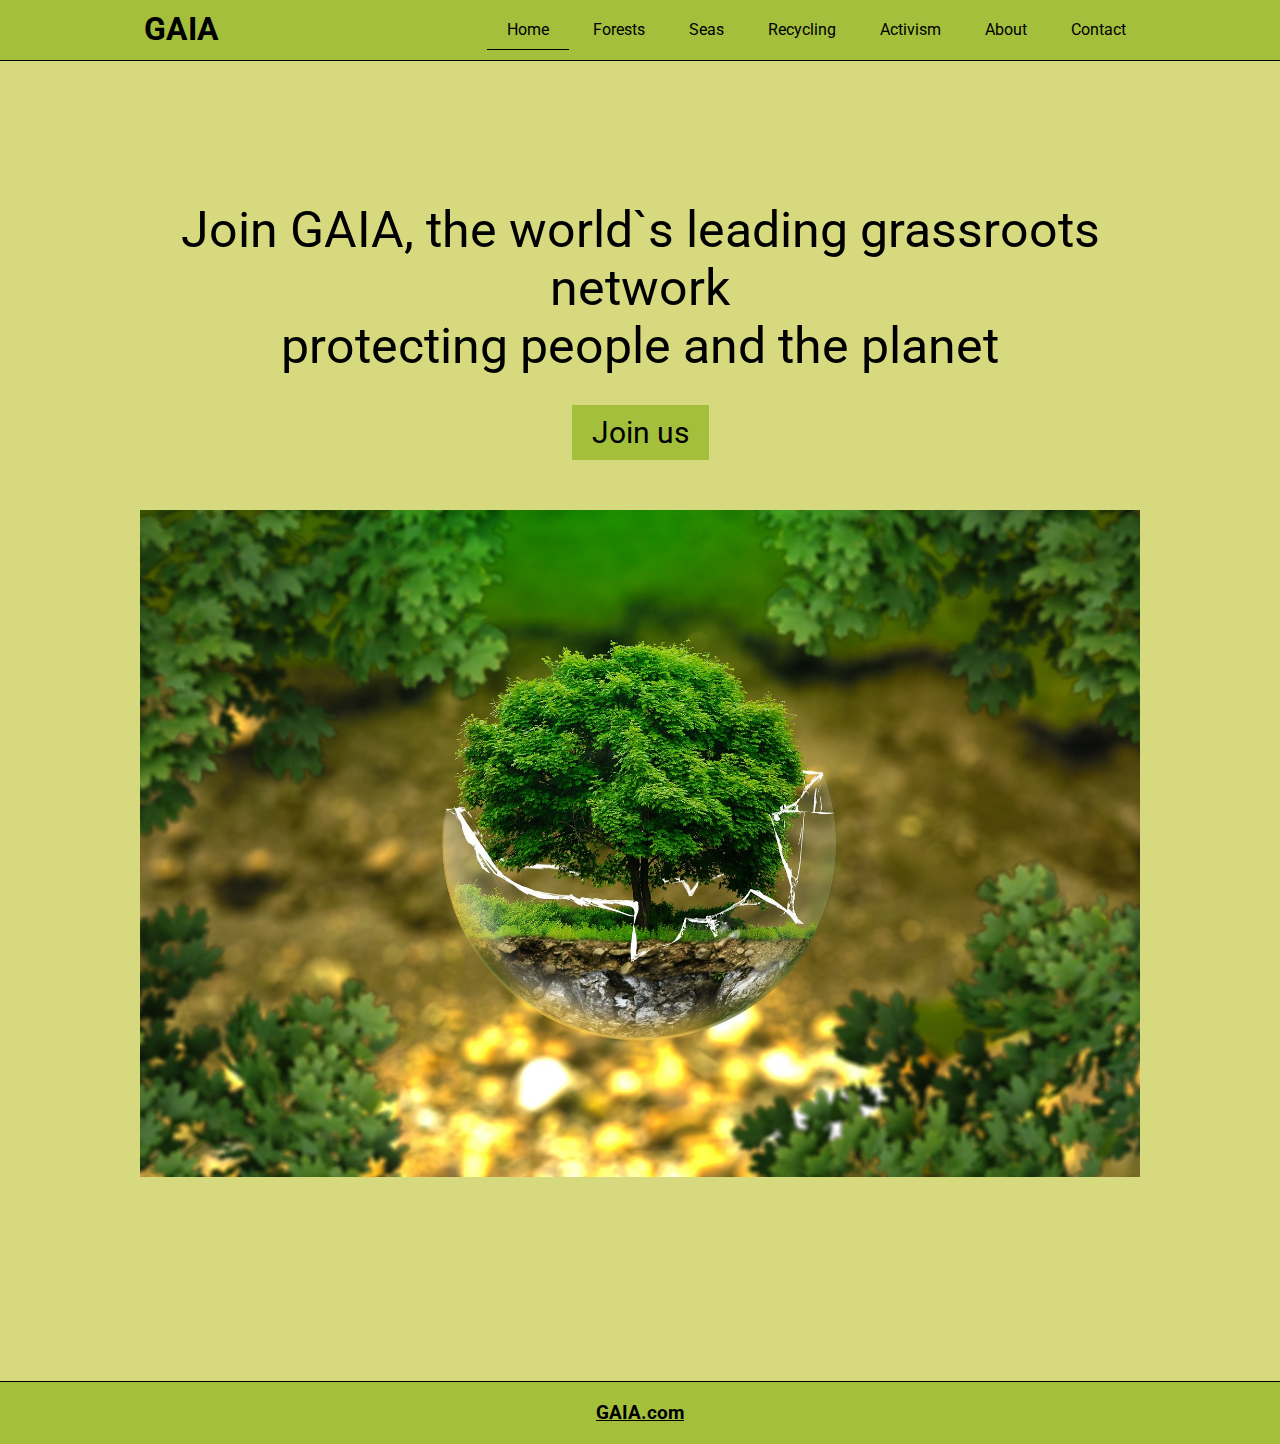
<file: index.html>
<!DOCTYPE html>
<html>
<head>
    <title>GAIA</title>
    <link rel="stylesheet" href="./css/style.css">
    <link rel="preconnect" href="https://fonts.googleapis.com">
    <link rel="preconnect" href="https://fonts.gstatic.com" crossorigin>
    <link href="https://fonts.googleapis.com/css2?family=Roboto:wght@400;900&display=swap" rel="stylesheet">

    <meta charset="UTF-8">
    <meta name="keywords" content="gaia, eco, activism">
    <meta name="description" content="Join GAIA, the world`s leading grassroots network protecting people and the planet">
</head>
<body>
    <div class="header">
        <a href="index.html"><h1>GAIA</h1></a>
        <ul>
            <a href="index.html" ><li class="selected">Home</li></a>
            <a href="forests.html"><li>Forests</li></a>
            <a href="seas.html"><li>Seas</li></a>
            <a href="recycling.html"><li>Recycling</li></a>
            <a href="activism.html"><li>Activism</li></a>
            <a href="about.html"><li>About</li></a>
            <a href="contact.html"><li>Contact</li></a>
        </ul>
    </div>
    <div class="body">
      <div class="body-container">
        <div class="body-block1">
          <div>
            <p>Join GAIA, the world`s leading grassroots <br>network<br>protecting people and the planet</p>
            <a href="#">Join us</a>
          </div>
          <div>
            <img src="img/index_img1.jpg" alt="tree image">
          </div>
        </div>
      </div>
      <div class="body-block2">
        <img src="img/index_img2.jpg" alt="image of mountains, forest and water">
      </div>
    </div>
    <div class="footer">
        <a href="index.html"><h3>GAIA.com</h3></a>
    </div>
</body>
</html>
</file>
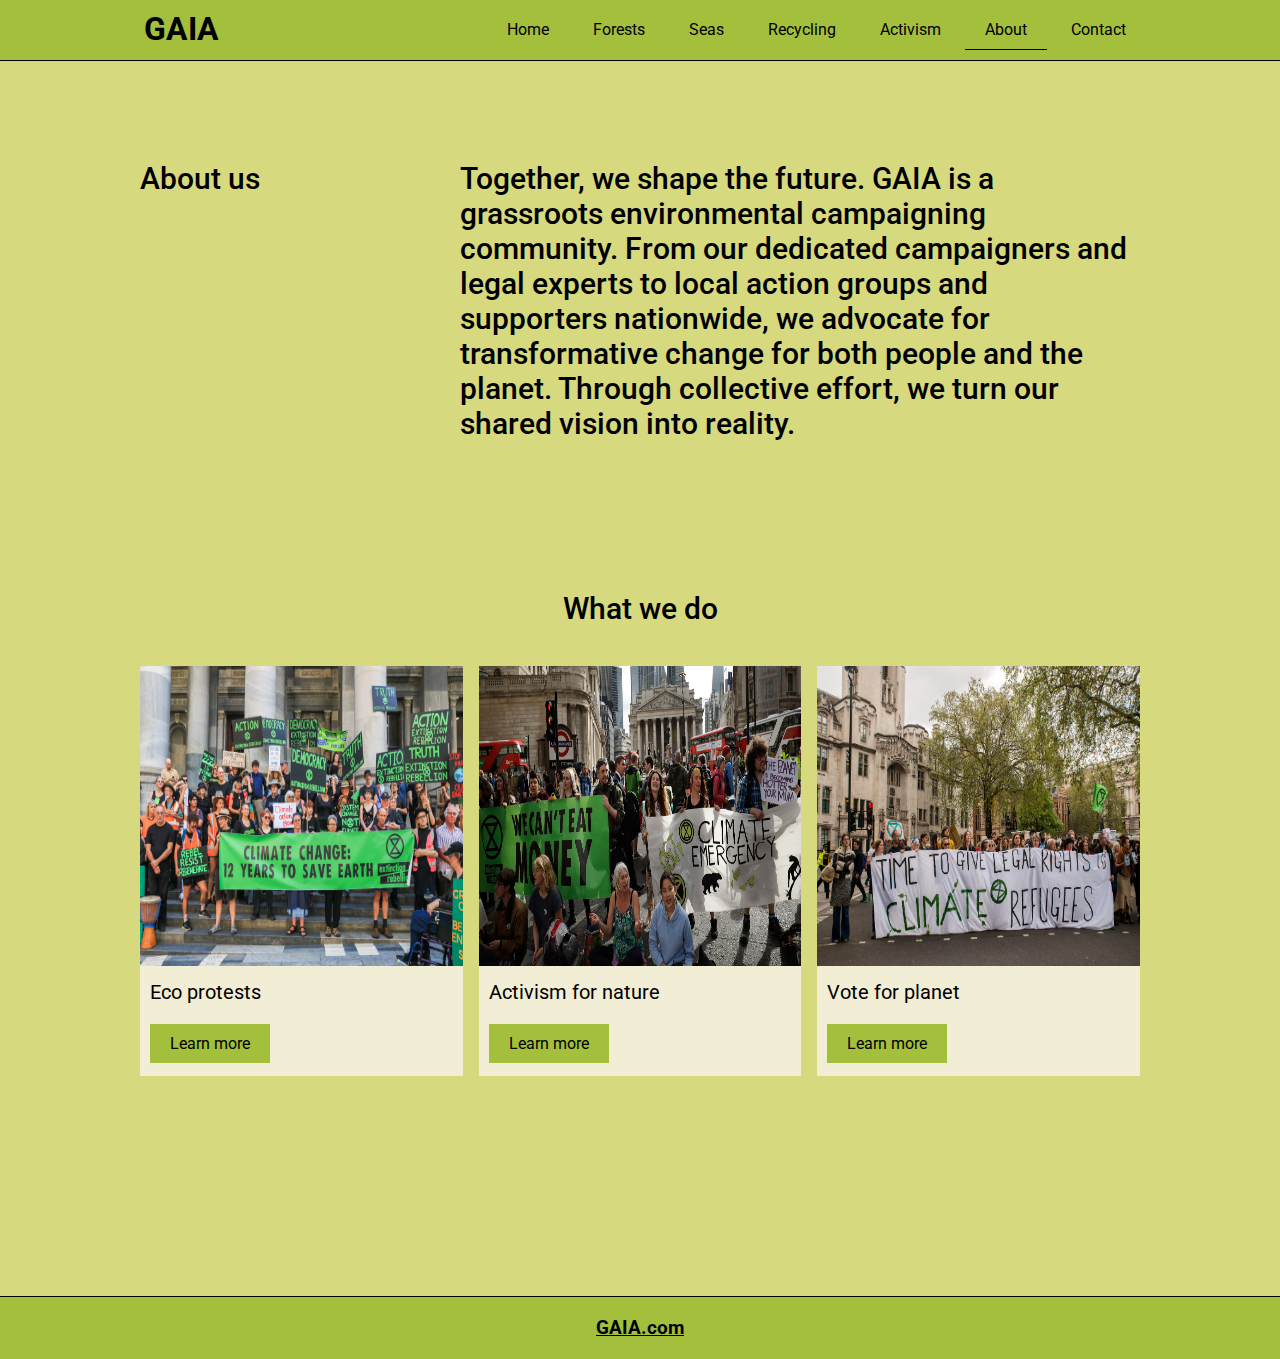
<file: about.html>
<!DOCTYPE html>
<html>
<head>
    <title>GAIA</title>
    <link rel="stylesheet" href="./css/style.css">
    <link rel="preconnect" href="https://fonts.googleapis.com">
    <link rel="preconnect" href="https://fonts.gstatic.com" crossorigin>
    <link href="https://fonts.googleapis.com/css2?family=Roboto:wght@400;900&display=swap" rel="stylesheet">

    <meta charset="UTF-8">
    <meta name="keywords" content="gaia, eco, activism">
    <meta name="description" content="Join GAIA, the world`s leading grassroots network protecting people and the planet">
</head>
<body>
    <div class="header">
        <a href="index.html"><h1>GAIA</h1></a>
        <ul>
            <a href="index.html" ><li>Home</li></a>
            <a href="forests.html"><li>Forests</li></a>
            <a href="seas.html"><li>Seas</li></a>
            <a href="recycling.html"><li>Recycling</li></a>
            <a href="activism.html"><li>Activism</li></a>
            <a href="about.html"><li class="selected">About</li></a>
            <a href="contact.html"><li>Contact</li></a>
        </ul>
    </div>
  <div class="body">
      <div class="body-container">
        <div class="aa-body-block1">
          <div><h2>About us</h2></div>
          <div><p>Together, we shape the future. GAIA is a grassroots environmental campaigning community. From our dedicated campaigners and legal experts to local action groups and supporters nationwide, we advocate for transformative change for both people and the planet. Through collective effort, we turn our shared vision into reality.</p></div>
        </div>
        <h3>What we do</h3>
        <div class="aa-body-block2">
          <div class="aa-body-block2-box">
            <img src="img/about_img1.jpg" alt="image of eco protest">
            <p>Eco protests</p>
            <a href="#">Learn more</a>
          </div>
          <div class="aa-body-block2-box">
            <img src="img/about_img2.jpg" alt="image of eco protest">
            <p>Activism for nature</p>
            <a href="#">Learn more</a>
          </div>
          <div class="aa-body-block2-box">
            <img src="img/about_img3.jpg" alt="image of eco protest">
            <p>Vote for planet</p>
            <a href="#">Learn more</a>
          </div>
        </div>
      </div>
  </div>
  <div class="footer">
      <a href="index.html"><h3>GAIA.com</h3></a>
  </div>
</body>
</html>
</file>
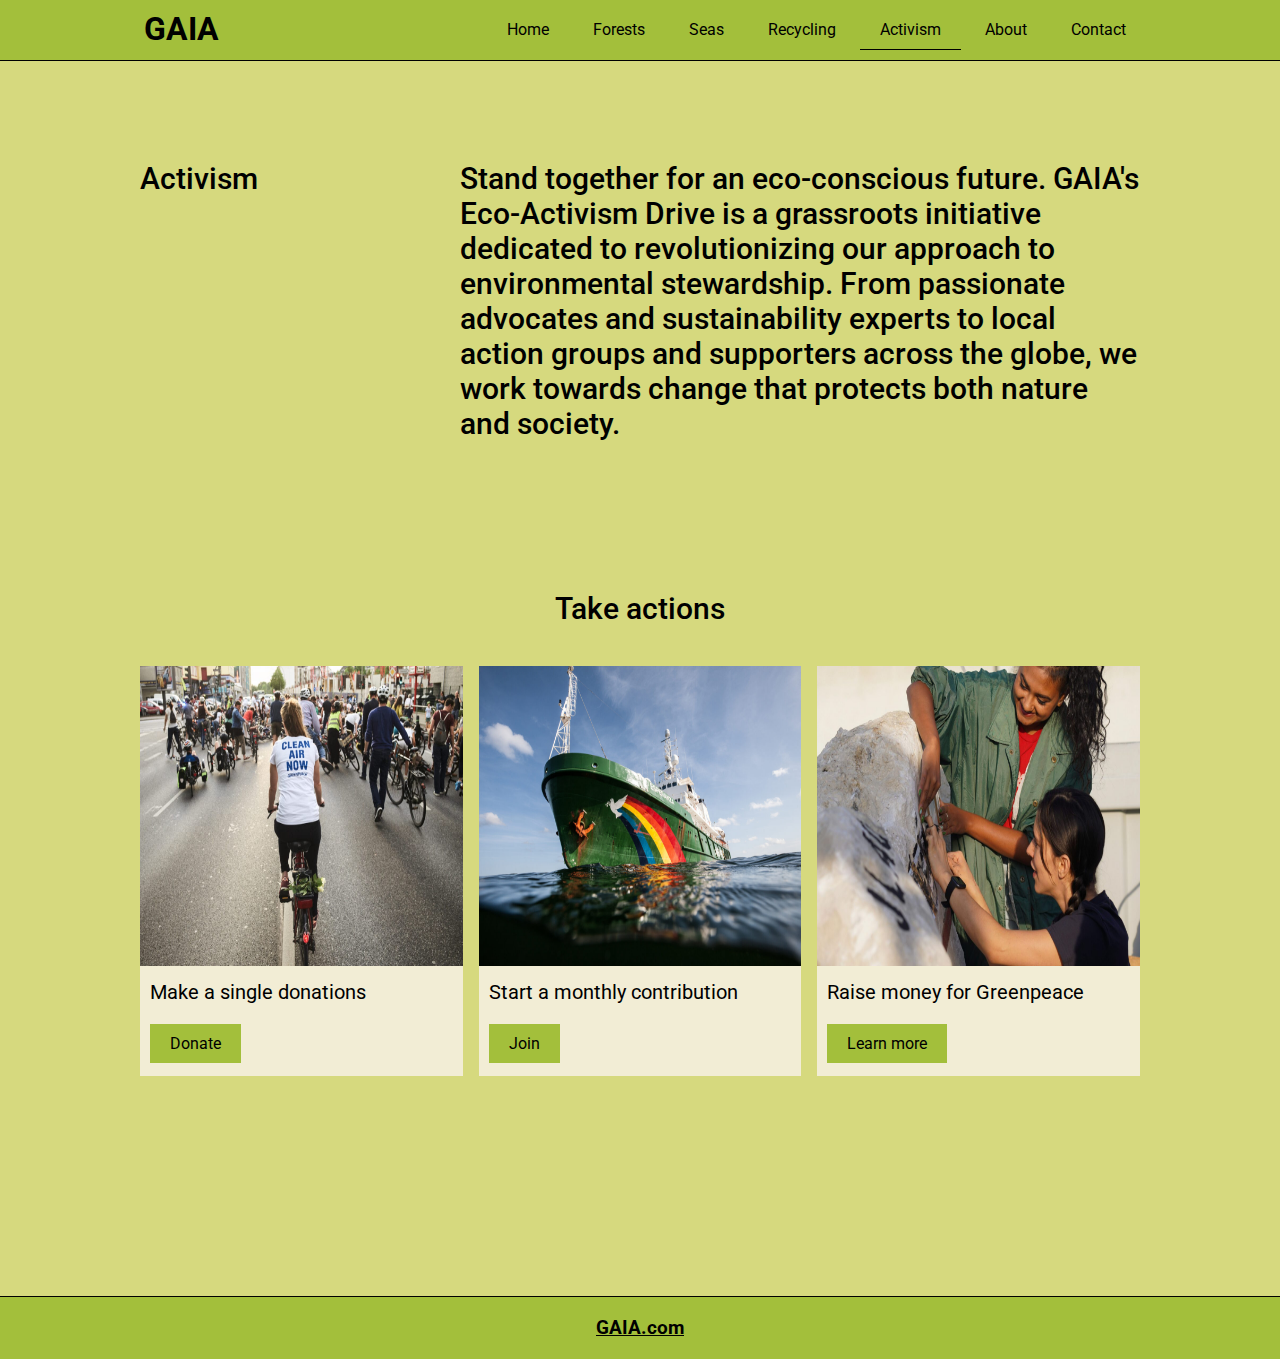
<file: activism.html>
<!DOCTYPE html>
<html>
<head>
    <title>GAIA</title>
    <link rel="stylesheet" href="./css/style.css">
    <link rel="preconnect" href="https://fonts.googleapis.com">
    <link rel="preconnect" href="https://fonts.gstatic.com" crossorigin>
    <link href="https://fonts.googleapis.com/css2?family=Roboto:wght@400;900&display=swap" rel="stylesheet">

    <meta charset="UTF-8">
    <meta name="keywords" content="gaia, eco, activism">
    <meta name="description" content="Join GAIA, the world`s leading grassroots network protecting people and the planet">
</head>
<body>
    <div class="header">
        <a href="index.html"><h1>GAIA</h1></a>
        <ul>
            <a href="index.html" ><li>Home</li></a>
            <a href="forests.html"><li>Forests</li></a>
            <a href="seas.html"><li>Seas</li></a>
            <a href="recycling.html"><li>Recycling</li></a>
            <a href="activism.html"><li class="selected">Activism</li></a>
            <a href="about.html"><li>About</li></a>
            <a href="contact.html"><li>Contact</li></a>
        </ul>
    </div>
    <div class="body">
        <div class="body-container">
          <div class="aa-body-block1">
            <div><h2>Activism</h2></div>
            <div><p>Stand together for an eco-conscious future. GAIA's Eco-Activism Drive is a grassroots initiative dedicated to revolutionizing our approach to environmental stewardship. From passionate advocates and sustainability experts to local action groups and supporters across the globe, we work towards change that protects both nature and society.</p></div>
          </div>
          <h3>Take actions</h3>
          <div class="aa-body-block2">
            <div class="aa-body-block2-box">
              <img src="img/activism_img1.jpg" alt="image of woman on bicycle">
              <p>Make a single donations</p>
              <a href="#">Donate</a>
            </div>
            <div class="aa-body-block2-box">
              <img src="img/activism_img2.jpg" alt="image of ship">
              <p>Start a monthly contribution</p>
              <a href="#">Join</a>
            </div>
            <div class="aa-body-block2-box">
              <img src="img/activism_img3.jpg" alt="image of two women on bicycle">
              <p>Raise money for Greenpeace</p>
              <a href="#">Learn more</a>
            </div>
          </div>
        </div>
    </div>
    <div class="footer">
        <a href="index.html"><h3>GAIA.com</h3></a>
    </div>
</body>
</html>
</file>
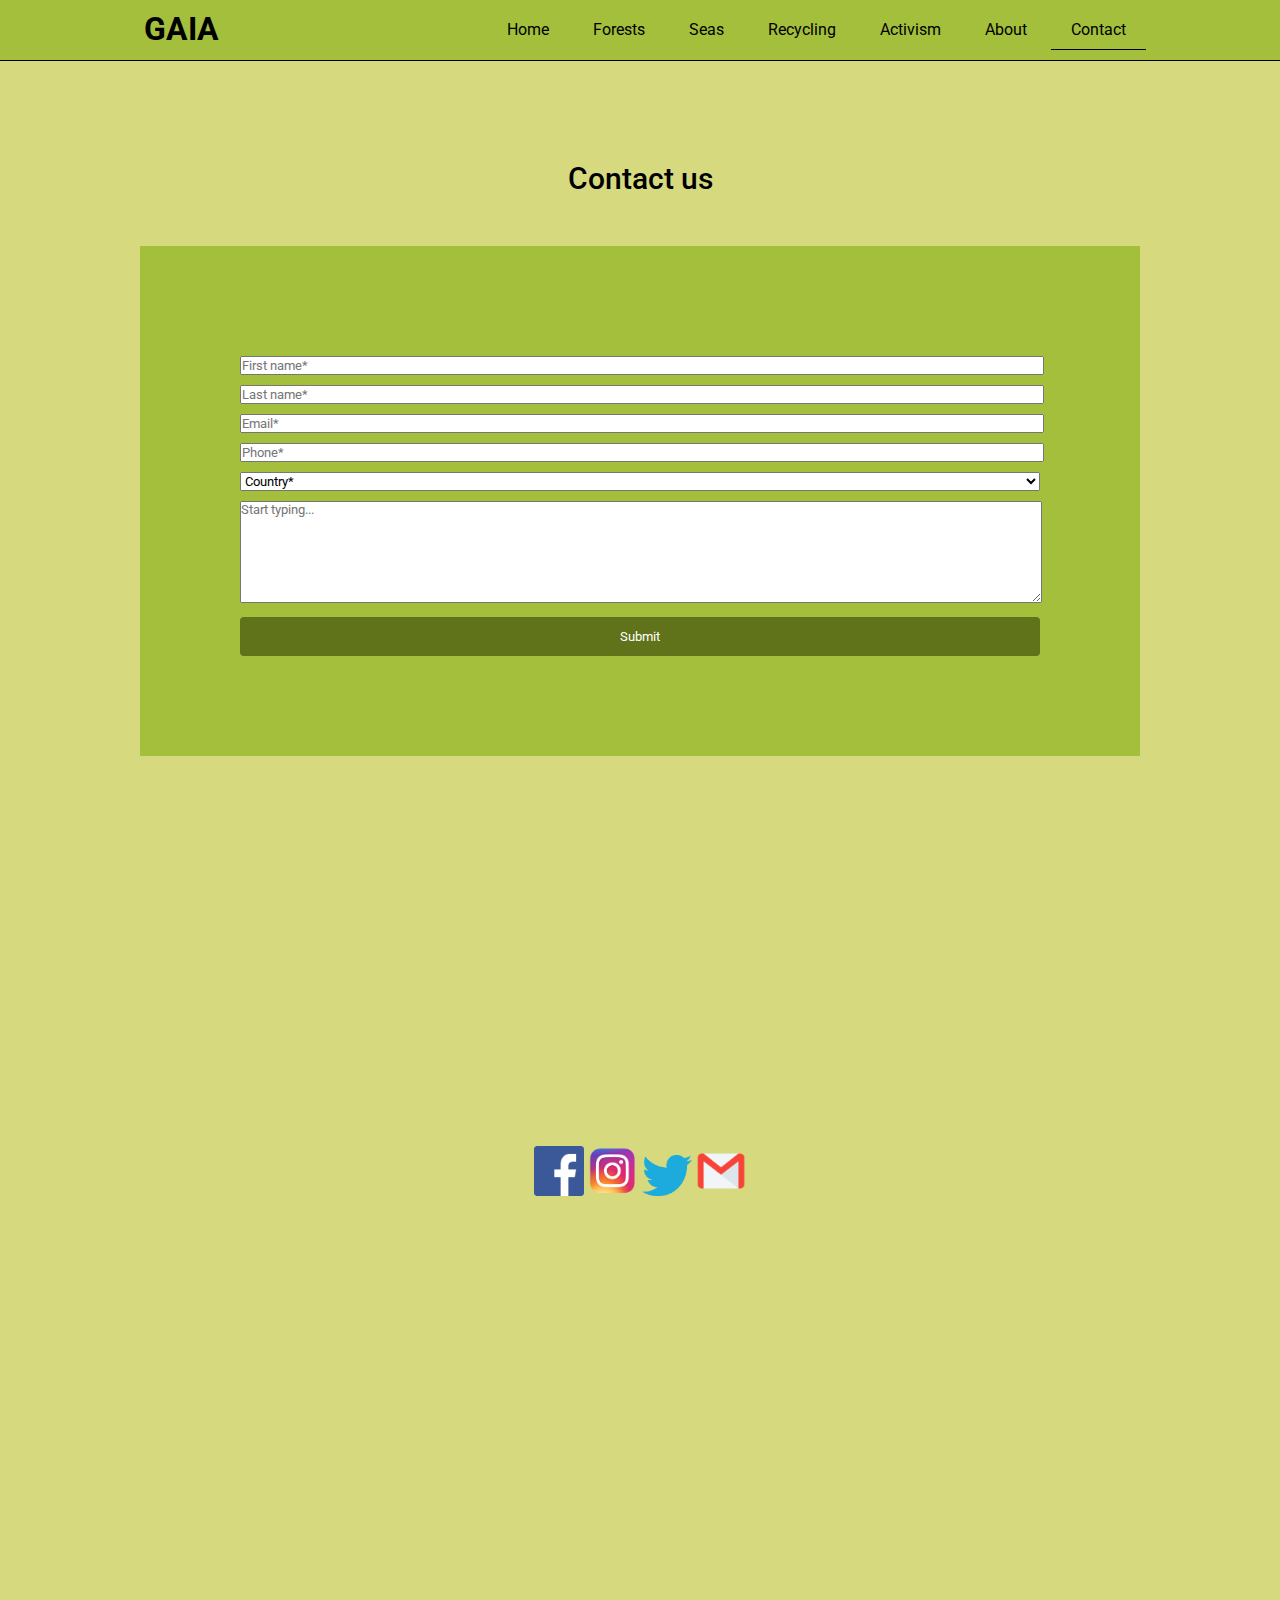
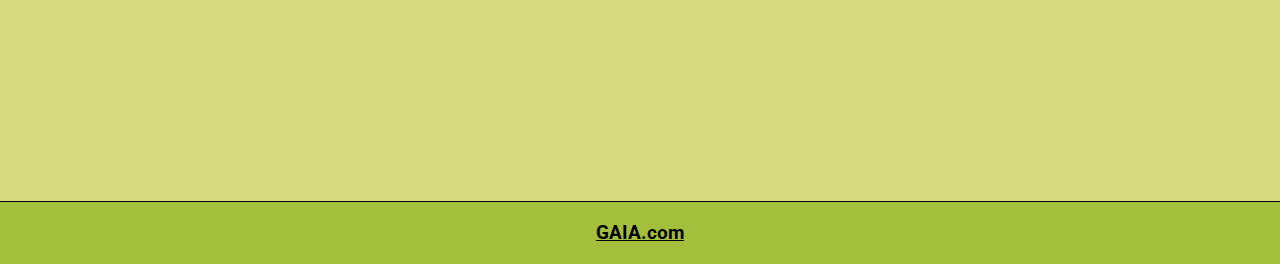
<file: contact.html>
<!DOCTYPE html>
<html>
<head>
    <title>GAIA</title>
    <link rel="stylesheet" href="./css/style.css">
    <link rel="preconnect" href="https://fonts.googleapis.com">
    <link rel="preconnect" href="https://fonts.gstatic.com" crossorigin>
    <link href="https://fonts.googleapis.com/css2?family=Roboto:wght@400;900&display=swap" rel="stylesheet">

    <meta charset="UTF-8">
    <meta name="keywords" content="gaia, eco, activism">
    <meta name="description" content="Join GAIA, the world`s leading grassroots network protecting people and the planet">
</head>
<body>
    <div class="header">
        <a href="index.html"><h1>GAIA</h1></a>
        <ul>
            <a href="index.html" ><li>Home</li></a>
            <a href="forests.html"><li>Forests</li></a>
            <a href="seas.html"><li>Seas</li></a>
            <a href="recycling.html"><li>Recycling</li></a>
            <a href="activism.html"><li>Activism</li></a>
            <a href="about.html"><li>About</li></a>
            <a href="contact.html"><li class="selected">Contact</li></a>
        </ul>
    </div>
      <div class="body">
      <div class="body-container">
        <div class="c-body-block1">
          <h2>Contact us</h2>
          <div class="contact-container">
            <form>
              <input class="contact-container-text1" type="text" placeholder="First name*">
              <input class="contact-container-text1" type="text" placeholder="Last name*">
              <input class="contact-container-text2" type="text" placeholder="Email*">
              <input class="contact-container-text2" type="text" placeholder="Phone*">
              <br>
              <select class="contact-container-text3">
                <option>Country*</option>
                <option>UK</option>
                <option>Australia</option>
                <option>USA</option>
                <option>Canada</option>
              </select>
              <br>
              <textarea class="contact-container-text4" placeholder="Start typing..."></textarea>
              <br>
              <input type="submit" value="Submit">
            </form>
          </div>
          <div class=c-links>
            <a href="https://www.facebook.com/" target="_blank"><img src="./img/facebook.png" alt="Facebook logo"></a>
            <a href="https://www.instagram.com/" target="_blank"><img src="./img/instagram.png" alt="Instagram logo"></a>
            <a href="https://www.twitter.com/" target="_blank"><img src="./img/twitter.png" alt="Twitter logo"></a>
            <a href="mailto:ec2217811@edinburghcollege.ac.uk" target="_blank"><img src="./img/email.png" alt="Email logo"></a>
          </div>

          <iframe class="gmap" src="https://www.google.com/maps/embed?pb=!1m18!1m12!1m3!1d71503.07143210972!2d-3.2053387499999997!3d55.94120834999999!2m3!1f0!2f0!3f0!3m2!1i1024!2i768!4f13.1!3m3!1m2!1s0x4887b800a5982623%3A0x64f2147b7ce71727!2sEdinburgh!5e0!3m2!1sen!2suk!4v1702574413741!5m2!1sen!2suk" width="600" height="450" style="border:0;" allowfullscreen="" loading="lazy" referrerpolicy="no-referrer-when-downgrade"></iframe>
          
        </div>
      </div>
    </div>
    <div class="footer">
        <a href="index.html"><h3>GAIA.com</h3></a>
    </div>
</body>
</html>
</file>
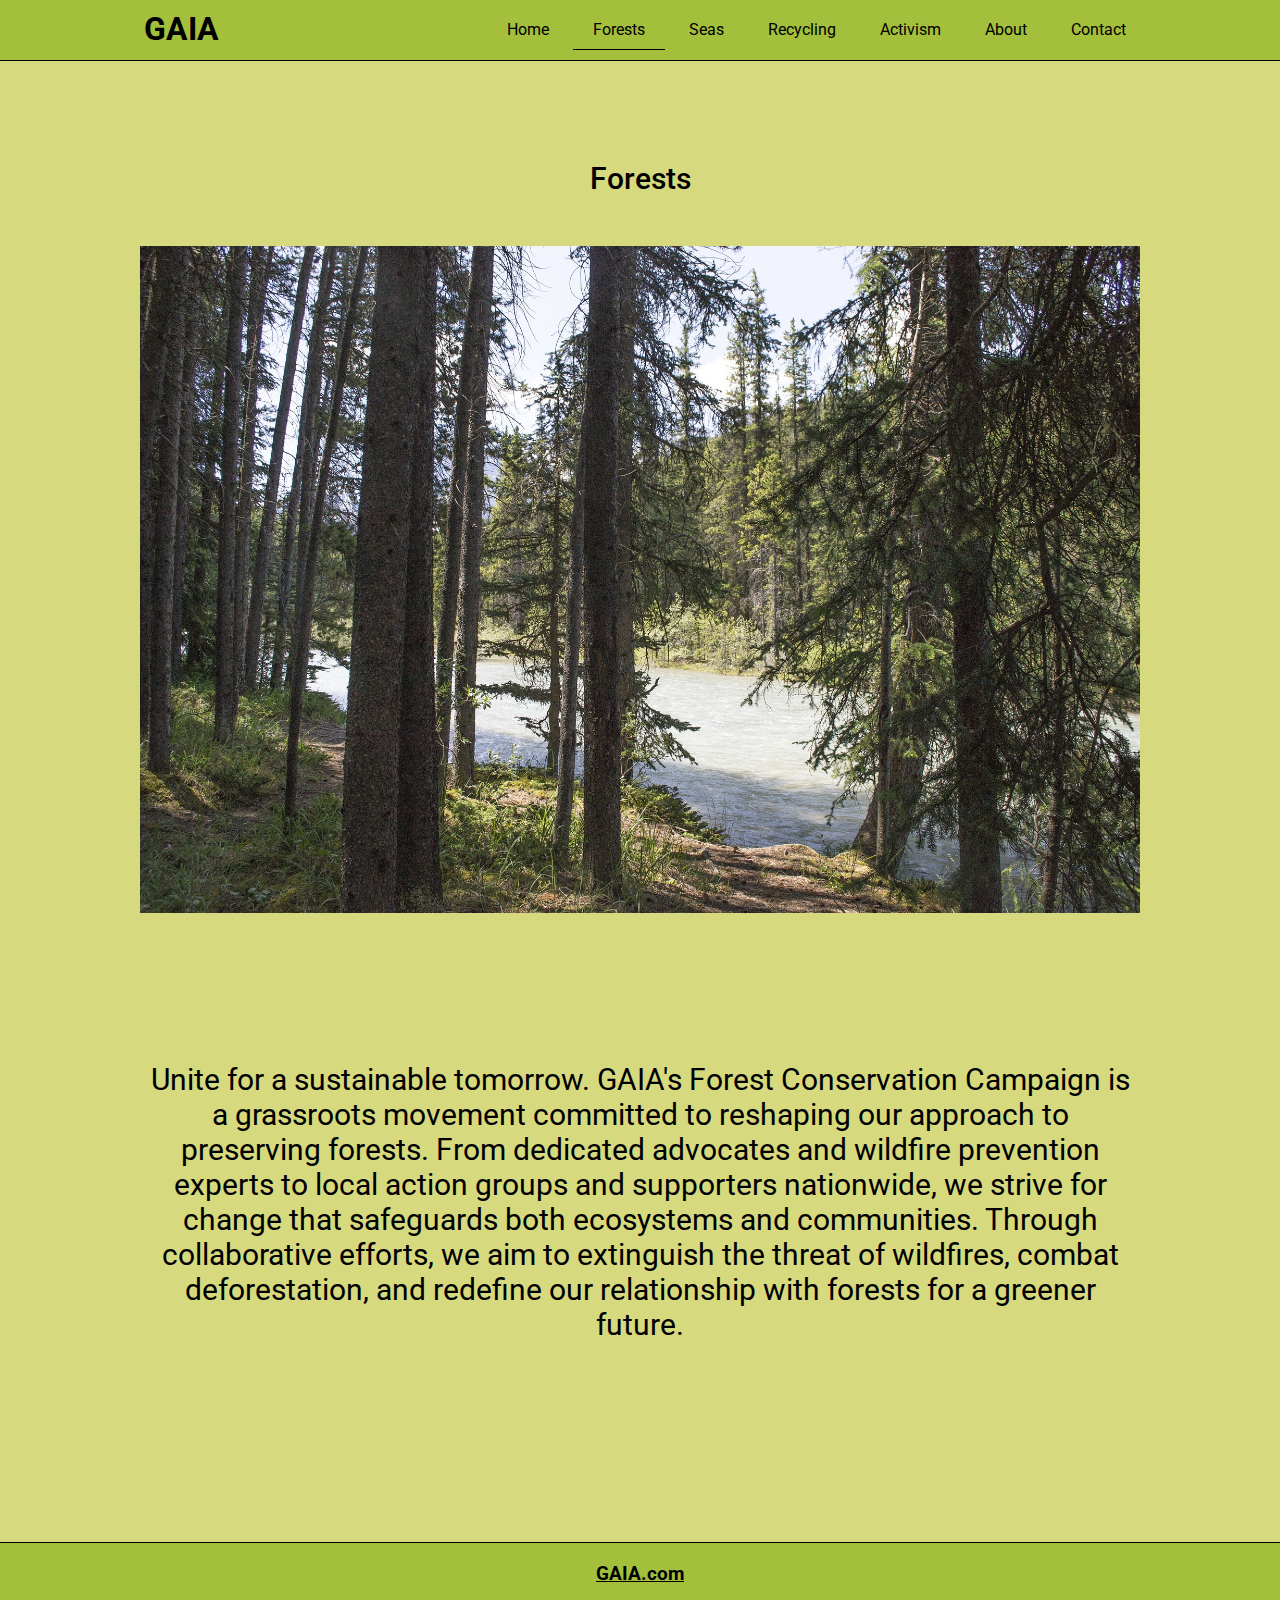
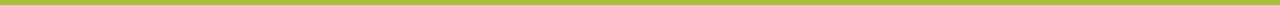
<file: forests.html>
<!DOCTYPE html>
<html>
<head>
    <title>GAIA</title>
    <link rel="stylesheet" href="./css/style.css">
    <link rel="preconnect" href="https://fonts.googleapis.com">
    <link rel="preconnect" href="https://fonts.gstatic.com" crossorigin>
    <link href="https://fonts.googleapis.com/css2?family=Roboto:wght@400;900&display=swap" rel="stylesheet">

    <meta charset="UTF-8">
    <meta name="keywords" content="gaia, eco, activism">
    <meta name="description" content="Join GAIA, the world`s leading grassroots network protecting people and the planet">
</head>
<body>
    <div class="header">
        <a href="index.html"><h1>GAIA</h1></a>
        <ul>
            <a href="index.html" ><li>Home</li></a>
            <a href="forests.html"><li class="selected">Forests</li></a>
            <a href="seas.html"><li>Seas</li></a>
            <a href="recycling.html"><li>Recycling</li></a>
            <a href="activism.html"><li>Activism</li></a>
            <a href="about.html"><li>About</li></a>
            <a href="contact.html"><li>Contact</li></a>
        </ul>
    </div>
    <div class="body">
        <div class="body-container">
          <div class="fsr-body-block1">
            <div>
              <h2>Forests</h2>
              <img src="img/forests_img1.jpg" alt="image of forest">
            </div>
            <div>
              <p class="txt">Unite for a sustainable tomorrow. GAIA's Forest Conservation Campaign is a grassroots movement committed to reshaping our approach to preserving forests. From dedicated advocates and wildfire prevention experts to local action groups and supporters nationwide, we strive for change that safeguards both ecosystems and communities. Through collaborative efforts, we aim to extinguish the threat of wildfires, combat deforestation, and redefine our relationship with forests for a greener future.</p>
            </div>
          </div>
        </div>
      <div class="fsr-body-block2">
        <img src="img/forests_img2.jpg" alt="image of forest">
      </div>
    </div>
    <div class="footer">
        <a href="index.html"><h3>GAIA.com</h3></a>
    </div>
</body>
</html>
</file>
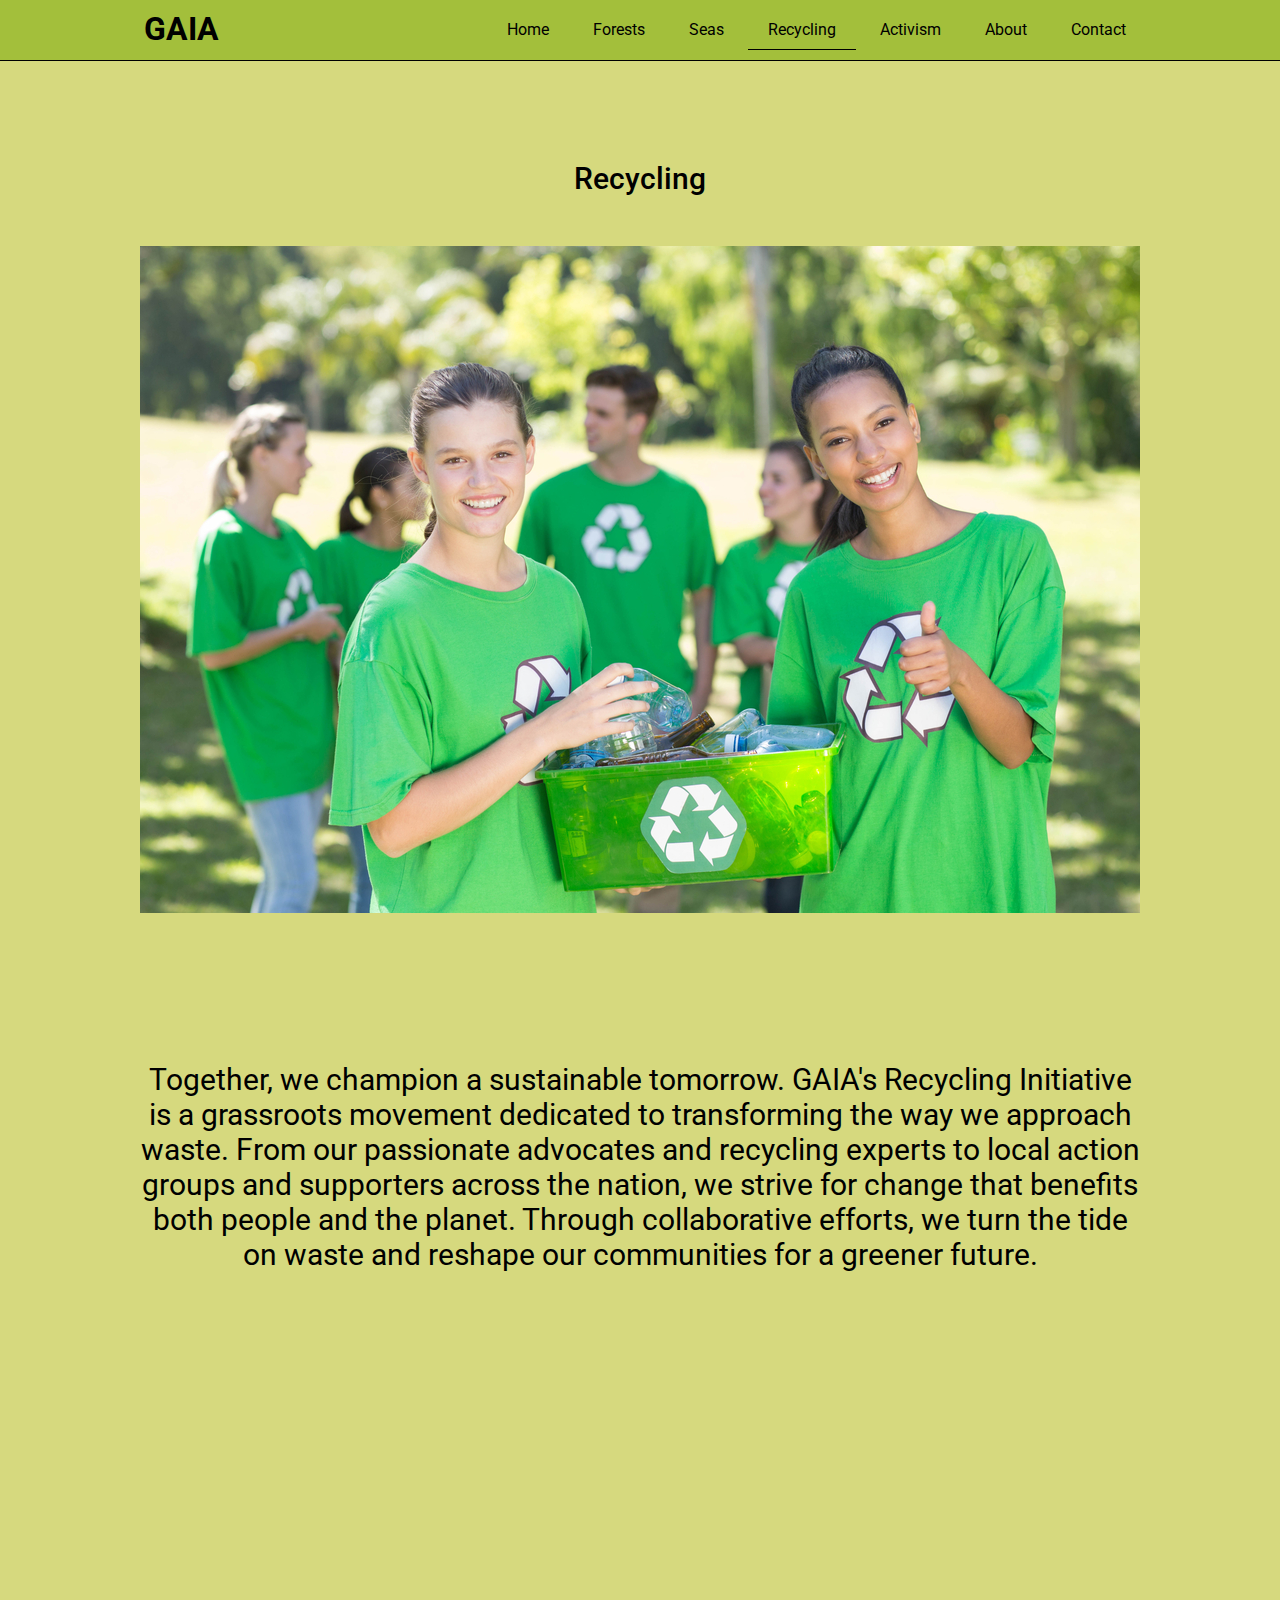
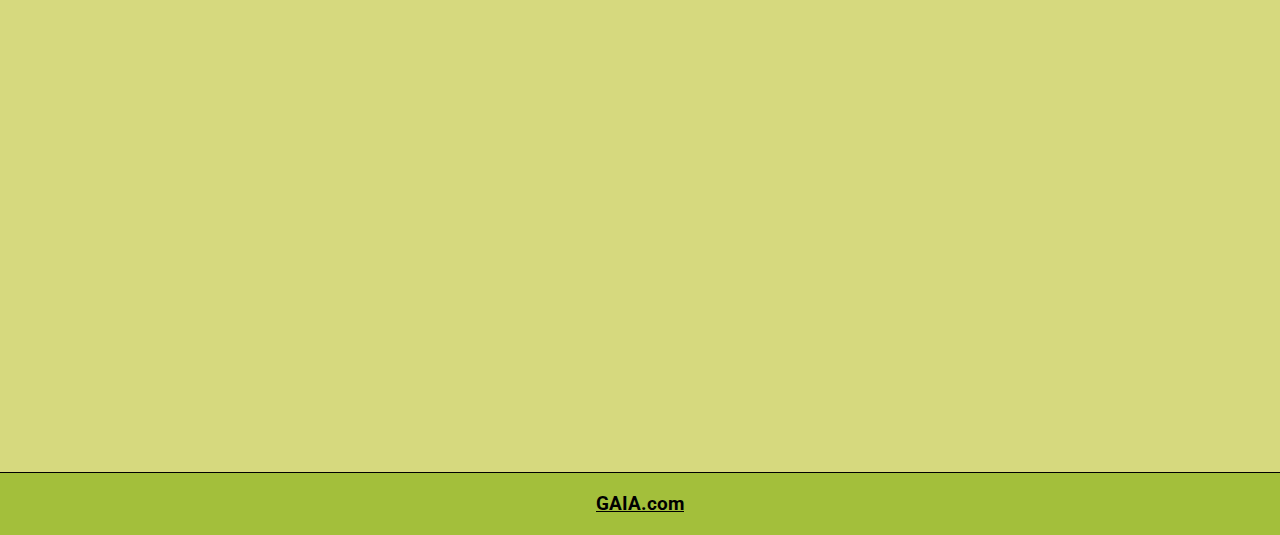
<file: recycling.html>
<!DOCTYPE html>
<html>
<head>
    <title>GAIA</title>
    <link rel="stylesheet" href="./css/style.css">
    <link rel="preconnect" href="https://fonts.googleapis.com">
    <link rel="preconnect" href="https://fonts.gstatic.com" crossorigin>
    <link href="https://fonts.googleapis.com/css2?family=Roboto:wght@400;900&display=swap" rel="stylesheet">

    <meta charset="UTF-8">
    <meta name="keywords" content="gaia, eco, activism">
    <meta name="description" content="Join GAIA, the world`s leading grassroots network protecting people and the planet">
</head>
<body>
    <div class="header">
        <a href="index.html"><h1>GAIA</h1></a>
        <ul>
            <a href="index.html" ><li>Home</li></a>
            <a href="forests.html"><li>Forests</li></a>
            <a href="seas.html"><li>Seas</li></a>
            <a href="recycling.html"><li class="selected">Recycling</li></a>
            <a href="activism.html"><li>Activism</li></a>
            <a href="about.html"><li>About</li></a>
            <a href="contact.html"><li>Contact</li></a>
        </ul>
    </div>
  <div class="body">
      <div class="body-container">
        <div class="fsr-body-block1">
          <div>
            <h2>Recycling</h2>
            <img src="img/recycling_img1.jpg" alt="image of girls doing recycling">
          </div>
          <div>
            <p>Together, we champion a sustainable tomorrow. GAIA's Recycling Initiative is a grassroots movement dedicated to transforming the way we approach waste. From our passionate advocates and recycling experts to local action groups and supporters across the nation, we strive for change that benefits both people and the planet. Through collaborative efforts, we turn the tide on waste and reshape our communities for a greener future.
</p>
          </div>
        </div>
      </div>
      <div class="fsr-body-block2">
        <img src="img/recycling_img2.jpg" alt="image of woman doing recycling">
      </div>

      <iframe class="video" width="100%" height="1000" src="https://www.youtube.com/embed/b7GMpjx2jDQ?si=xh3UcnttqhsP7jxY" title="YouTube video player" frameborder="0" allow="accelerometer; autoplay; clipboard-write; encrypted-media; gyroscope; picture-in-picture; web-share" allowfullscreen></iframe>
    
  </div>
    <div class="footer">
        <a href="index.html"><h3>GAIA.com</h3></a>
    </div>
</body>
</html>
</file>
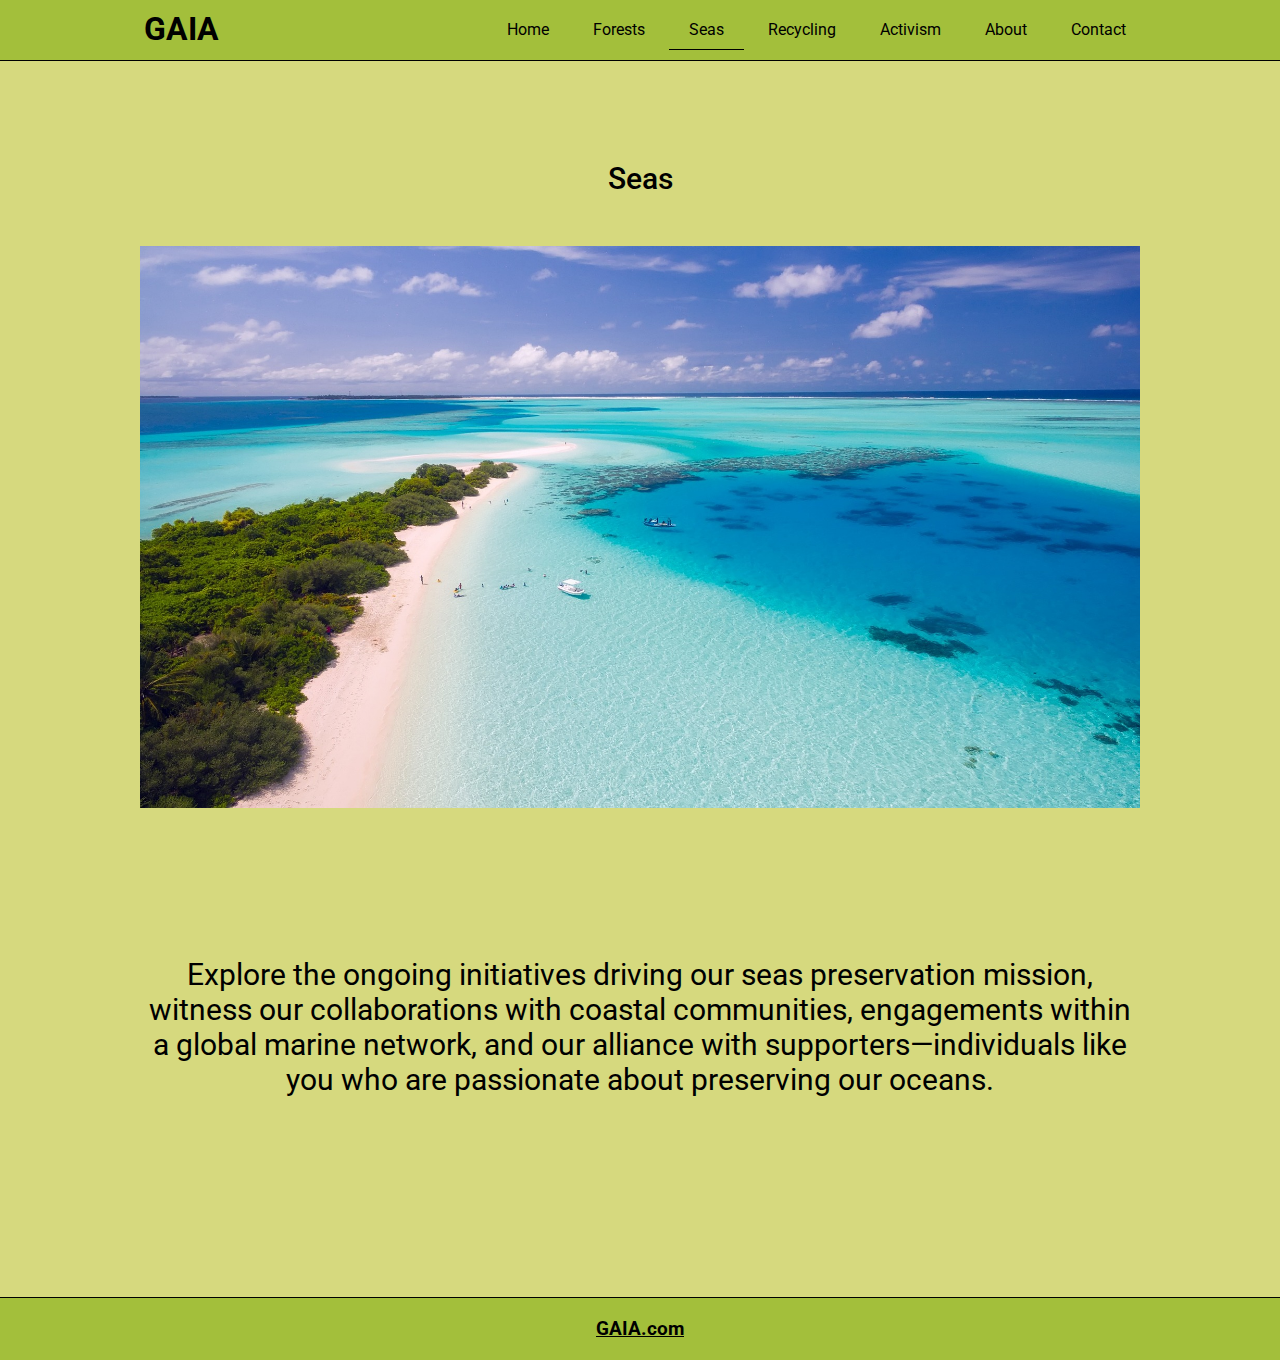
<file: seas.html>
<!DOCTYPE html>
<html>
<head>
    <title>GAIA</title>
    <link rel="stylesheet" href="./css/style.css">
    <link rel="preconnect" href="https://fonts.googleapis.com">
    <link rel="preconnect" href="https://fonts.gstatic.com" crossorigin>
    <link href="https://fonts.googleapis.com/css2?family=Roboto:wght@400;900&display=swap" rel="stylesheet">

    <meta charset="UTF-8">
    <meta name="keywords" content="gaia, eco, activism">
    <meta name="description" content="Join GAIA, the world`s leading grassroots network protecting people and the planet">
</head>
<body>
    <div class="header">
        <a href="index.html"><h1>GAIA</h1></a>
        <ul>
            <a href="index.html" ><li>Home</li></a>
            <a href="forests.html"><li>Forests</li></a>
            <a href="seas.html"><li class="selected">Seas</li></a>
            <a href="recycling.html"><li>Recycling</li></a>
            <a href="activism.html"><li>Activism</li></a>
            <a href="about.html"><li>About</li></a>
            <a href="contact.html"><li>Contact</li></a>
        </ul>
    </div>
    <div class="body">
        <div class="body-container">
          <div class="fsr-body-block1">
            <div>
              <h2>Seas</h2>
              <img src="img/seas_img1.jpg" alt="picture of the sea">
            </div>
            <div>
              <p>Explore the ongoing initiatives driving our seas preservation mission, witness our collaborations with coastal communities, engagements within a global marine network, and our alliance with supporters—individuals like you who are passionate about preserving our oceans.
</p>
            </div>
          </div>
        </div>
    </div>
    <div class="fsr-body-block2">
      <img src="img/seas_img2.jpg" alt="picture of the sea and birds">
    </div>
    <div class="footer">
        <a href="index.html"><h3>GAIA.com</h3></a>
    </div>
</body>
</html>
</file>
<file: css/style.css>
/* Color Theme Swatches in Hex */
.hand-holding-tree-on-blur-green-nature-background.-concept-eco-earth-day-1-hex { color: #60731A; }
.hand-holding-tree-on-blur-green-nature-background.-concept-eco-earth-day-2-hex { color: #A3BF3B; }
.hand-holding-tree-on-blur-green-nature-background.-concept-eco-earth-day-3-hex { color: #D6D97E; }
.hand-holding-tree-on-blur-green-nature-background.-concept-eco-earth-day-4-hex { color: #F2EDD5; }
* {
  padding: 0;
  margin: 0;
  font-family: 'Roboto', sans-serif;
  text-decoration: none;
  color: #000;
}
/* ===================================Navbar========================================== */
.header {
  padding: 10px;
  display: flex;
  border-bottom: 1px solid #000;
  justify-content:space-around;
  background-color: #A3BF3B;
  width: 100%;
  box-sizing: border-box;
}
.header h1 {
  padding: 0 10px;
  margin: 0 10px 0 0; /* Updated margin property */
}
ul li {
  display: inline-block;
  padding: 10px 20px;
  border-bottom: solid 1px transparent;
}
ul li:hover {
  border-bottom: solid 1px #000;
}
.selected {
  border-bottom: solid 1px #000;
}
/* ===================================Index========================================== */
.body {
  background-color: #D6D97E;
  width: 100%;
}
.body-container {
  width: 1400px;
  margin: 0 auto;
}
.body img {
  width: 100%;
  height: 100%;
}
.body-block1 {
  column-count: 2;
  padding: 100px 0 200px 0;
}
.body-block1 p {
  font-size: 30px;
  margin: 40px 0;
}
.body-block1 img{
  width: 700px;
}
.body-block1 a{
  padding:10px 20px;
  background-color: #A3BF3B;
  font-size: 20px;
}
.body-block1 a:hover{
  color: #fff;
  background-color: #60731A;
}
.body-block2 {
  background-color: #60731A;
}
.body-block2 img{
  display: block;
  width: 1400px;
  margin: 0 auto;
}
/* ===================================Forest-Seas-Recycling========================================== */
.fsr-body-block1 {
  column-count: 2;
  padding: 100px 0 200px 0;
}
.fsr-body-block1 h2{
  font-size: 30px;
  margin-bottom: 50px;
  font-weight: 500;
}
.fsr-body-block1 p{
  font-size: 30px;
  padding-left: 100px;
}
.fsr-body-block2 {
  background-color: #60731A;
}
.fsr-body-block2 img{
  display: block;
  width: 1400px;
  margin: 0 auto;
}
.video {
  display: block;
  margin: 0 auto;
  width: 1400px;
  height: 600px;
}
/* ===================================Activism-About========================================== */
.aa-body-block1 {
  display: flex;
  padding: 100px 0 100px 0;
}
.aa-body-block1 h2{
  font-size: 30px;
  font-weight: 500;
  width: 120px;
  margin-right: 200px;
}
.aa-body-block1 p{
  font-size: 30px;
  margin-bottom: 50px;
  font-weight: 500;
}
.aa-body-block2 {
  column-count: 3;
  padding: 40px 0 131px 0;
}
.body-container h3{
  font-size: 30px;
  font-weight: 500;
  text-align: center;
}
.aa-body-block2-box {
  background-color: #F2EDD5;
  height: 410px;
}
.aa-body-block2-box img{
  width: 100%;
  height: 300px;
}
.aa-body-block2-box p {
  font-size: 20px;
  padding: 10px;
  margin-bottom: 20px;
}
.aa-body-block2-box a {
  padding: 10px 20px;
  background-color: #A3BF3B;
  margin: 10px;
}
/* ===================================Contact========================================== */
.c-body-block1 {
  padding: 100px 0 167px 0;
  width: 100%;
}
.c-body-block1 h2{
  font-size: 30px;
  margin-bottom: 50px;
  font-weight: 500;
}
.contact-container {
  background-color: #A3BF3B;
  padding: 100px;
  text-align: center;
  box-sizing: border-box;
}
.contact-container-text1 {
  width: 496px;
  text-decoration: none;
}
.contact-container-text2 {
  width: 1000px;
  margin-top: 10px;
  text-decoration: none;
}
.contact-container-text3 {
  width: 1005px;
  margin-top: 10px;
  text-decoration: none;
}
.contact-container-text4 {
  width: 1000px;
  height: 100px;
  margin-top: 10px;
  text-decoration: none;
}
input[type=submit] {
  background-color: #60731A;
  color: white;
  padding: 12px 20px;
  border: none;
  border-radius: 4px;
  cursor: pointer;
  margin-top: 10px;
  margin-left: -920px;
}
.c-links {
  padding-top: 20px;
  text-align: center;
}
.c-links img {
  width: 50px;
}
.gmap {
  margin-top: 50px;
  width: 100%;
}
/* ===================================Footer========================================== */
.footer {
  background-color: #A3BF3B;
  border-top: 1px solid #000;
  width: 100%;
}

.footer h3 {
  text-align: center;
  padding: 20px;
  text-decoration: underline;
}
/* ===================================Responsive-Website-1400========================================== */
@media screen and (max-width: 1400px) {
  /* index */
  .body-container {
    width: 1000px;
    margin: 0 auto;
  }
  .body-block1 {
    column-count: 1;
    padding: 100px 0 200px 0;
    text-align: center;
  }
  .body-block1 p {
    font-size: 50px;
  }
  .body-block1 a {
    font-size: 30px;
  }
  .body-block1 img{
    margin-top: 60px;
    width: 100%;
  }
  .body-block2 img{
    display:none;
    width: 1400px;
    margin: 0 auto;
  }
  
  /* fsr */
  .fsr-body-block1 {
    column-count: 1;
    padding: 100px 0 200px 0;
    text-align: center;
  }
  .fsr-body-block1 h2{
    font-size: 30px;
    margin-bottom: 50px;
    font-weight: 500;
  }
  .fsr-body-block1 p{
    margin-top: 145px;
    font-size: 30px;
    padding: 0;
  }
  .fsr-body-block2 img{
    display: none;
    width: 1400px;
    margin: 0 auto;
  }
  .video {
    display: block;
    margin: 0 auto;
    width: 1000px;
    height: 600px;
  }
  /* aa */
  .aa-body-block2 {
    padding-bottom: 220px;
  }
  /* contact */
  .c-body-block1 h2 {
    text-align: center;
  }
  .contact-container-text1 {
    margin-top: 10px;
  }
  .contact-container form input{
    width: 100%;
  }
  .contact-container form textarea{
    width: 100%;
  }
  .contact-container form select{
    width: 100%;
  }
  input[type=submit] {
    margin-top: 10px;
    margin-left: 0px;
  }
  .contact-container {
    margin-bottom: 370px;
  }
  .gmap {
    margin-top: 30px;
    width: 100%;
    height: 400px;
  }
}
/* ===================================Responsive-Website-1000========================================== */
@media screen and (max-width: 1000px) {
  /* index */
  .body-container {
    width: 100%;
    margin: 0 auto;
  }
  .body-block1 {
    column-count: 1;
    padding: 100px 0 200px 0;
  }
  .body-block1 img{
    width: 100%;
    
  }
  .body-block2 img{
    display:block;
    width: 800px;
    margin: 0 auto;
    padding: 100px;
  }
  .fsr-body-block1 div p {
    padding-top: 200px;
    font-size: 40px;
    width: 700px;
    margin: 0 auto 420px;
  }
  /* aa */
  .aa-body-block1 {
    display: flex;
    flex-direction: column; 
    align-items: center; 
  }
  .aa-body-block1 p {
    text-align: center;
  }
  .aa-body-block1 h2 {
    font-size: 60px;
    text-align: center;
    margin-bottom: 100px;
  }
  .aa-body-block2 {
    column-count: 1;
    padding: 40px 0 131px 0;
    padding-bottom: 220px;
  }
  .aa-body-block2-box {
    width: 600px;
    margin: 0 auto 30px;
  }
  /* contact */
  .c-body-block1 h2 {
    text-align: center;
  }
  .contact-container-text1 {
    margin-top: 10px;
  }
  .contact-container form input{
    width: 100%;
    font-size: 30px;
  }
  .contact-container form textarea{
    width: 100%;
    font-size: 30px;
    height: 300px;
  }
  .contact-container form select{
    width: 100%;
    font-size: 30px;
  }
  input[type=submit] {
    margin-top: 10px;
    margin-left: 0px;
    font-size: 30px;
  }
  .contact-container {
    margin-bottom: 422px;
  }
  .c-links {
    padding-top: 0;
    padding-bottom: 250px;
    text-align: center;
  }
  .c-links img {
    width: 150px;
  }
}
</file>
